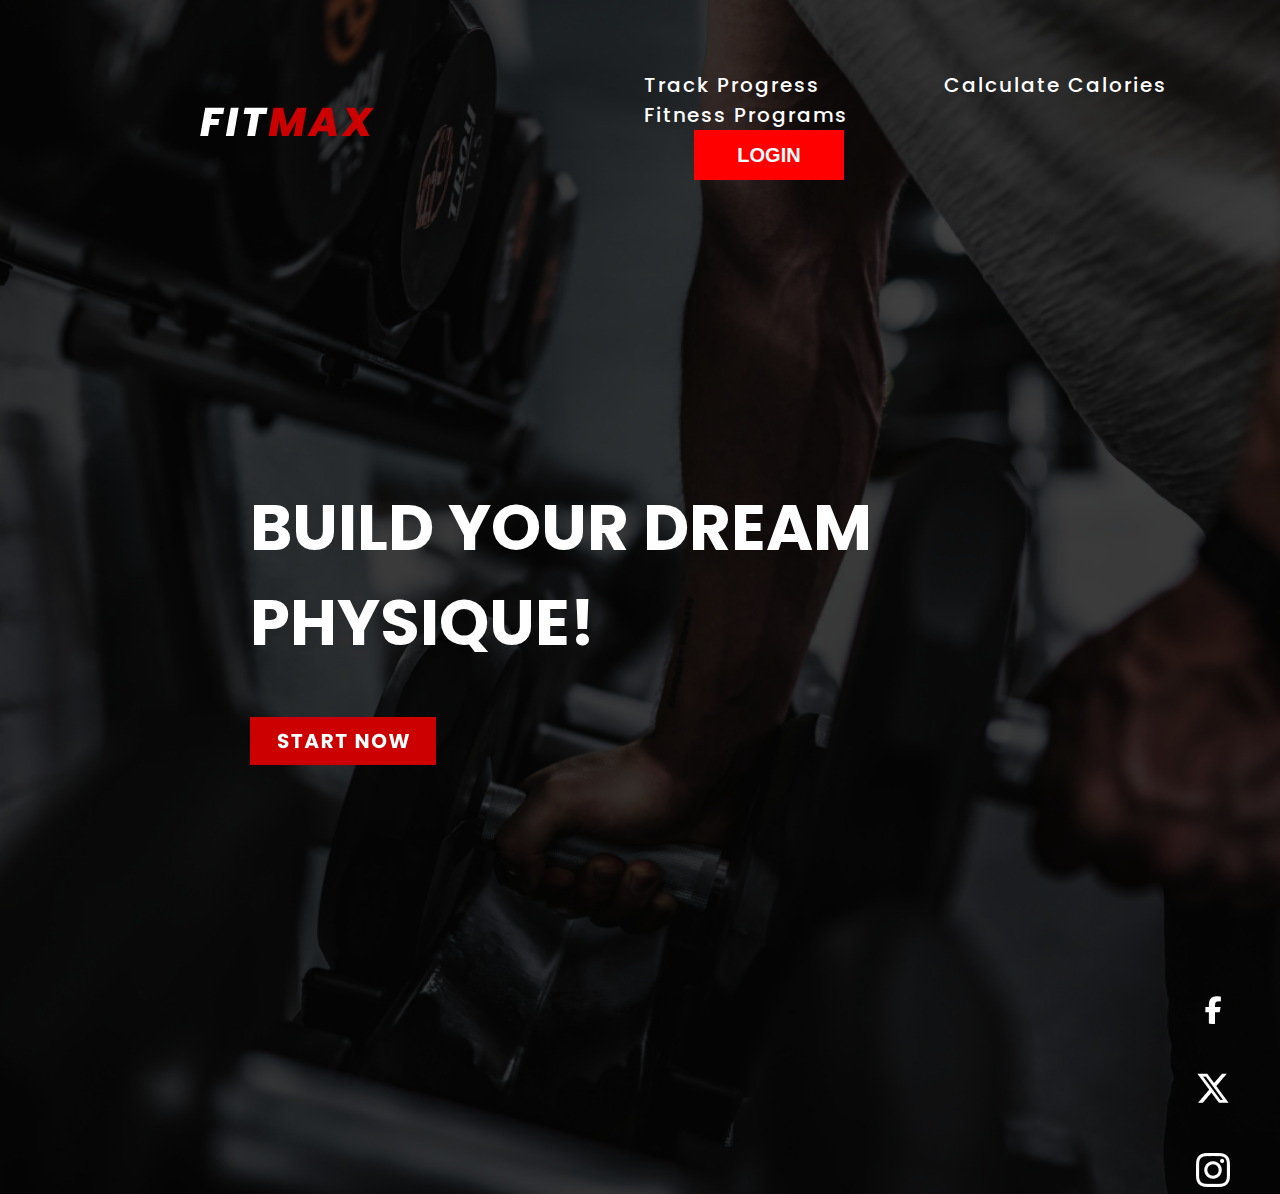
<file: index.html>
<!DOCTYPE html>
<html lang="en">
  <head>
    <meta charset="UTF-8" />
    <meta name="viewport" content="width=device-width, initial-scale=1.0" />
    <title>Fitmax</title>
    <link rel="stylesheet" href="index.css" />
    <link rel="preconnect" href="https://fonts.googleapis.com" />
    <link rel="preconnect" href="https://fonts.gstatic.com" crossorigin />
    <link
      href="https://fonts.googleapis.com/css2?family=Inter:wght@100..900&family=Poppins:ital,wght@0,100;0,200;0,300;0,400;0,500;0,600;0,700;0,800;0,900&display=swap"
      rel="stylesheet"
    />
  </head>
  <body>


    <div>
      <header class="header">
        <a href="index.html" class="Logo"><img src="./asset/fitmazx.png" alt="" /></a>

        <nav class="navbar">
          <a href="progress.html">Track Progress</a>
          <a href="Calculate.html">Calculate Calories</a>
          <a href="program2.html">Fitness Programs</a>
          <a href="Login.html"><button id="loginbutton">LOGIN</button></a>
          
        </nav>
      </header>
    </div>

    <div class="mid">
      <p id="text">BUILD YOUR DREAM <br/>PHYSIQUE!</p>
      <a href="SignUp.html" id="text"><img src="./asset/Group 30.png" alt="" /></a>
    </div>

    <div class="bot">
      <a href="https://id-id.facebook.com/login.php/"><img src="./asset/fb.png" alt="" /></a>
      <a href="https://twitter.com/i/flow/login"><img src="./asset/x.png" alt="" /></a>
      <a href="https://www.instagram.com/accounts/login/"><img src="./asset/ig.png" alt="" /></a>
    </div>
  </body>
</html>
</file>
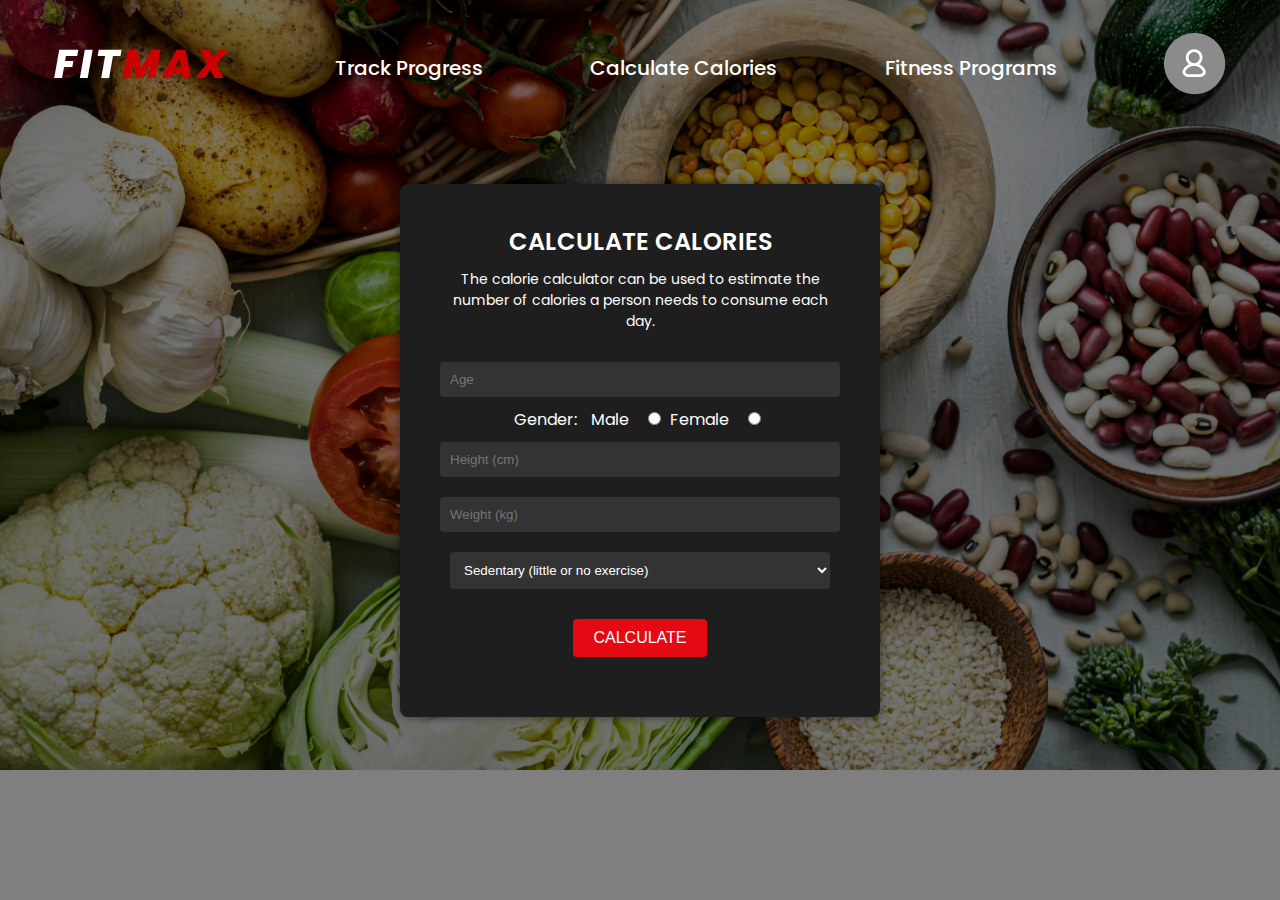
<file: Calculate.html>
<!DOCTYPE html>
<html lang="en">
  <head>
    <meta charset="UTF-8" />
    <meta name="viewport" content="width=device-width, initial-scale=1.0" />
    <title>Calculate Calories</title>
    <link rel="stylesheet" href="Calculate.css" />
    <link rel="preconnect" href="https://fonts.googleapis.com" />
    <link rel="preconnect" href="https://fonts.gstatic.com" crossorigin />
    <link
      href="https://fonts.googleapis.com/css2?family=Inter:wght@100..900&family=Poppins:ital,wght@0,100;0,200;0,300;0,400;0,500;0,600;0,700;0,800;0,900;1,100;1,200;1,300;1,400;1,500;1,600;1,700;1,800;1,900&display=swap"
      rel="stylesheet"
    />
  </head>

  <body>
    <div class="navbar">
      <a href="index.html" class="Logo"><img src="./asset/fitmazx.png" alt="Logo" /></a>
      <a class="navbar_text" href="progress.html">Track Progress</a>
      <a class="navbar_text" href="Calculate.html">Calculate Calories</a>
      <a class="navbar_text" href="program2.html">Fitness Programs</a>
      <a href="EditProfile.html"><img src="./asset/DefaultProf.png" alt="Profile" /></a>
    </div>

    <div class="form_container">
      <div class="container">
        <h1>CALCULATE CALORIES</h1>

        <p>The calorie calculator can be used to estimate the number of calories a person needs to consume each day.</p>

        <form id="calorieForm">
          <input type="number" id="age" name="age" placeholder="Age" required />

          <div>
            <label>Gender:</label>
            <label for="male">Male</label>
            <input type="radio" id="male" name="gender" value="male" />
            <label for="female">Female</label>
            <input type="radio" id="female" name="gender" value="female" />
          </div>

          <input type="number" id="height" name="height" placeholder="Height (cm)" required />
          <input type="number" id="weight" name="weight" placeholder="Weight (kg)" required />
          <select id="activity-rate" name="activity-rate" required>
            <option value="1.2">Sedentary (little or no exercise)</option>
            <option value="1.375">Lightly active (light exercise/sports 1-3 days/week)</option>
            <option value="1.55">Moderately active (moderate exercise/sports 3-5 days/week)</option>
            <option value="1.725">Very active (hard exercise/sports 6-7 days a week)</option>
            <option value="1.9">Super active (very hard exercise/sports & physical job or 2x training)</option>
          </select>
          <button type="submit">CALCULATE</button>
        </form>

        <p id="result"></p>
      </div>
    </div>
    <script src="Calculate.js"></script>
  </body>
</html>
</file>
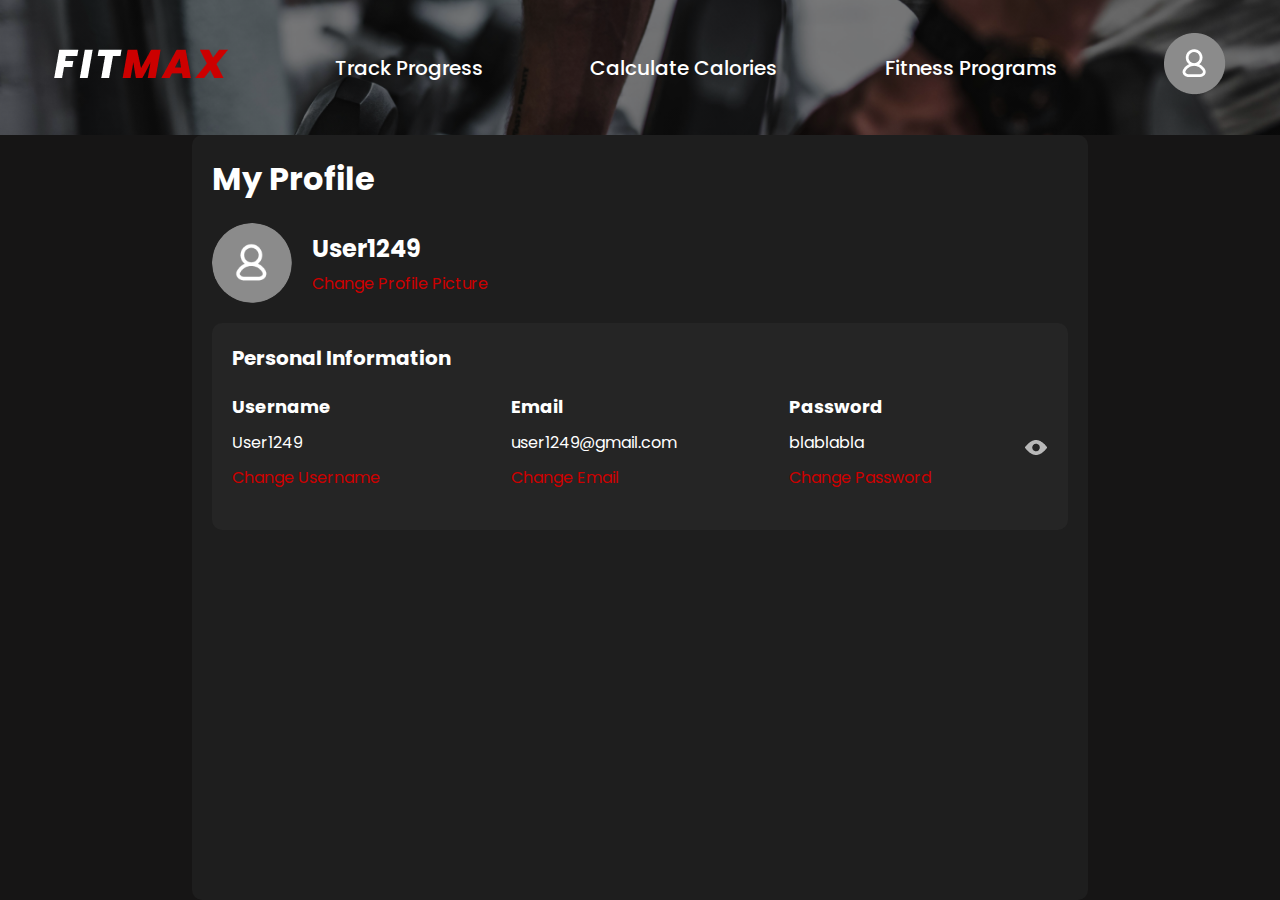
<file: EditProfile.html>
<!DOCTYPE html>
<html lang="en">
  <head>
    <meta charset="UTF-8" />
    <meta name="viewport" content="width=device-width, initial-scale=1.0" />
    <title>Edit Profile</title>
    <link rel="stylesheet" href="EditProfile.css" />
    <link rel="preconnect" href="https://fonts.googleapis.com" />
    <link rel="preconnect" href="https://fonts.gstatic.com" crossorigin />
    <link
      href="https://fonts.googleapis.com/css2?family=Inter:wght@100..900&family=Poppins:ital,wght@0,100;0,200;0,300;0,400;0,500;0,600;0,700;0,800;0,900&display=swap"
      rel="stylesheet"
    />
  </head>

  <body>
    <div class="navbar">
      <a href="index.html" class="Logo"><img src="./asset/fitmazx.png" alt="Logo" /></a>
      <a class="navbar_text" href="progress.html">Track Progress</a>
      <a class="navbar_text" href="Calculate.html">Calculate Calories</a>
      <a class="navbar_text" href="program2.html">Fitness Programs</a>
      <a href="EditProfile.html"><img src="./asset/DefaultProf.png" alt="Profile" /></a>
    </div>

    <div class="container">
      <div class="content">
        <h1>My Profile</h1>

        <div class="user">
          <img src="./asset/DefaultProfBIG.png" alt="Default Profile" />

          <div class="user_text">
            <h2 id="username-display">User1249</h2>
            <a href="#" onclick="showPopup('username')">Change Profile Picture</a>
          </div>
        </div>

        <div class="data_container">
          <h2 class="data_title">Personal Information</h2>

          <div class="data_row">
            <div class="name">
              <h3>Username</h3>
              <p id="username">User1249</p>
              <a href="#" onclick="showPopup('username')">Change Username</a>
            </div>

            <div class="email">
              <h3>Email</h3>
              <p id="email">user1249@gmail.com</p>
              <a href="#" onclick="showPopup('email')">Change Email</a>
            </div>

            <div class="password">
              <h3>Password</h3>

              <div class="pass">
                <p class="interactive-password" id="password">blablabla</p>
                <img src="./asset/Eye.png" alt="" />
              </div>

              <a href="#" onclick="showPopup('password')">Change Password</a>
            </div>
          </div>
        </div>
      </div>
    </div>

    <div id="popup" class="popup">
      <div class="popup-content">
        <span class="close" onclick="hidePopup()">&times;</span>
        <h2 id="popup-title"></h2>
        <input type="text" id="popup-input" />
        <button onclick="changeInfo()" class="darren">Change</button>
      </div>
    </div>

    <script src="EditProfile.js"></script>
  </body>
</html>
</file>
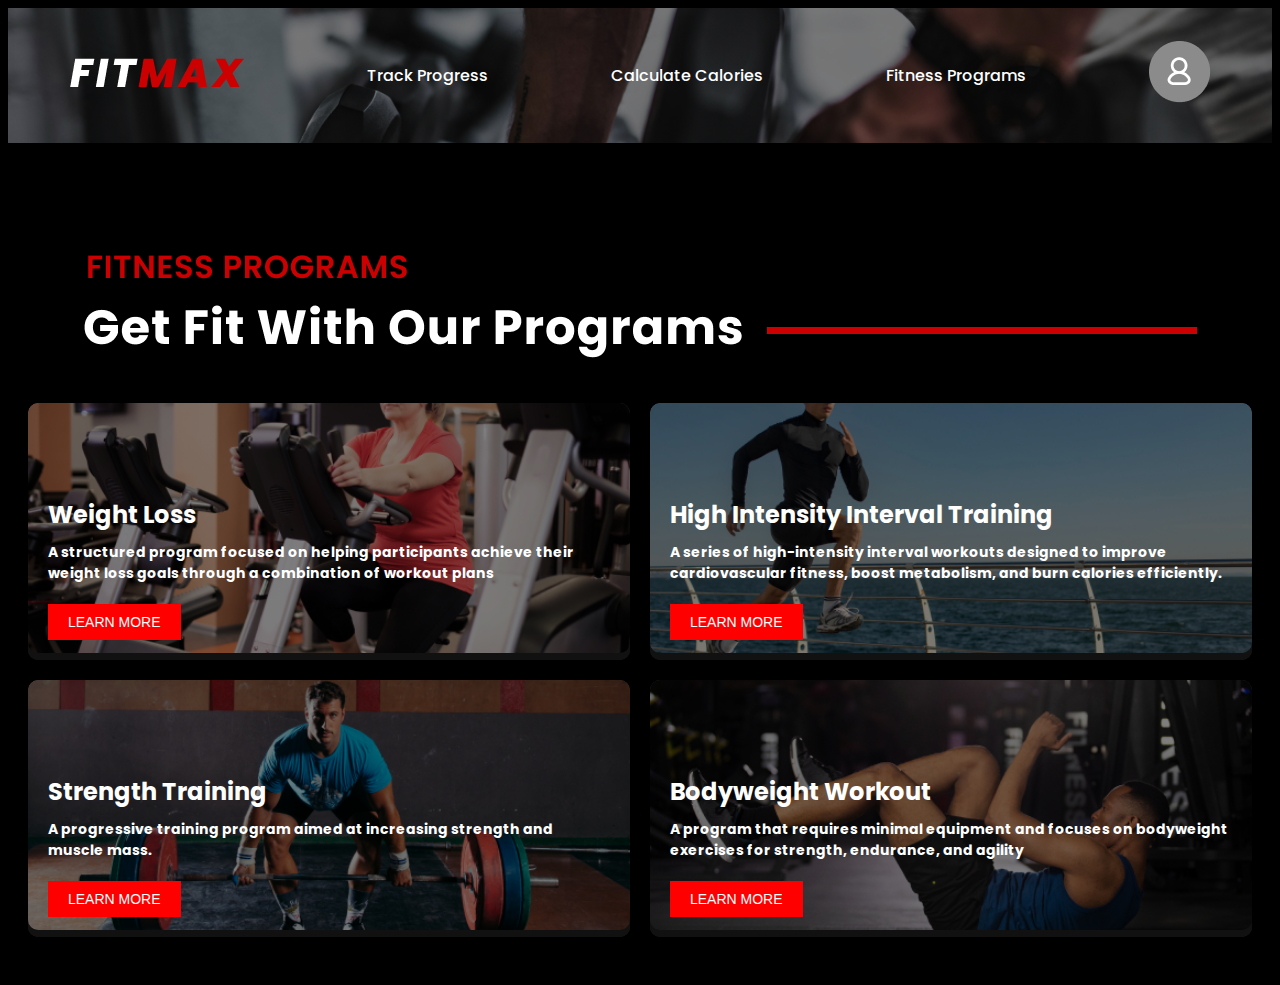
<file: program2.html>
<!DOCTYPE html>
<html lang="en">
  <head>
    <meta charset="UTF-8" />
    <meta name="viewport" content="width=device-width, initial-scale=1.0" />
    <link rel="stylesheet" href="program2.css" />
    <title>Programs</title>
    <link rel="preconnect" href="https://fonts.googleapis.com" />
    <link rel="preconnect" href="https://fonts.gstatic.com" crossorigin />
    <link
      href="https://fonts.googleapis.com/css2?family=Inter:wght@100..900&family=Poppins:ital,wght@0,100;0,200;0,300;0,400;0,500;0,600;0,700;0,800;0,900&display=swap"
      rel="stylesheet"
    />
  </head>
  <body>
    <div class="navbar">
      <a href="index.html" class="Logo"><img src="./asset/fitmazx.png" alt="Logo" /></a>
      <a class="navbar_text" href="progress.html">Track Progress</a>
      <a class="navbar_text" href="Calculate.html">Calculate Calories</a>
      <a class="navbar_text" href="program2.html">Fitness Programs</a>
      <a href="EditProfile.html"><img src="./asset/DefaultProf.png" alt="Profile" /></a>
    </div>
    <div class="mid">
      <img src="./asset/program/Group 47.png" alt="" />
    </div>
    <div class="content">
      <div class="card">
          <img src="./asset/Program1.png" alt="Weight Loss">
          <div class="card-content">
              <h2>Weight Loss</h2>
              <h3>A structured program focused on helping participants achieve their weight loss goals through a combination of workout plans</h3>
              <a href="WeightLoss.html"><button>LEARN MORE</button></a>
          </div>
      </div>

      <div class="card">
          <img src="./asset/Program2.png" alt="HIIT">
          <div class="card-content">
              <h2>High Intensity Interval Training</h2>
              <h3>A series of high-intensity interval workouts designed to improve cardiovascular fitness, boost metabolism, and burn calories efficiently.</h3>
              <a href="HighIntensity.html"><button>LEARN MORE</button></a>
          </div>
      </div>

      <div class="card">
          <img src="./asset/Program3.png" alt="Strength Training">
          <div class="card-content">
              <h2>Strength Training</h2>
              <h3>A progressive training program aimed at increasing strength and muscle mass.</h3>
              <a href="StrengthTraining.html"><button>LEARN MORE</button></a>
          </div>
      </div>

      <div class="card">
          <img src="./asset/Program4.png" alt="Bodyweight Workout">
          <div class="card-content">
              <h2>Bodyweight Workout</h2>
              <h3>A program that requires minimal equipment and focuses on bodyweight exercises for strength, endurance, and agility</h3>
              <a href="BodyweightWorkout.html"><button>LEARN MORE</button></a>
          </div>
      </div>
  </div>
  </body>
</html>
</file>
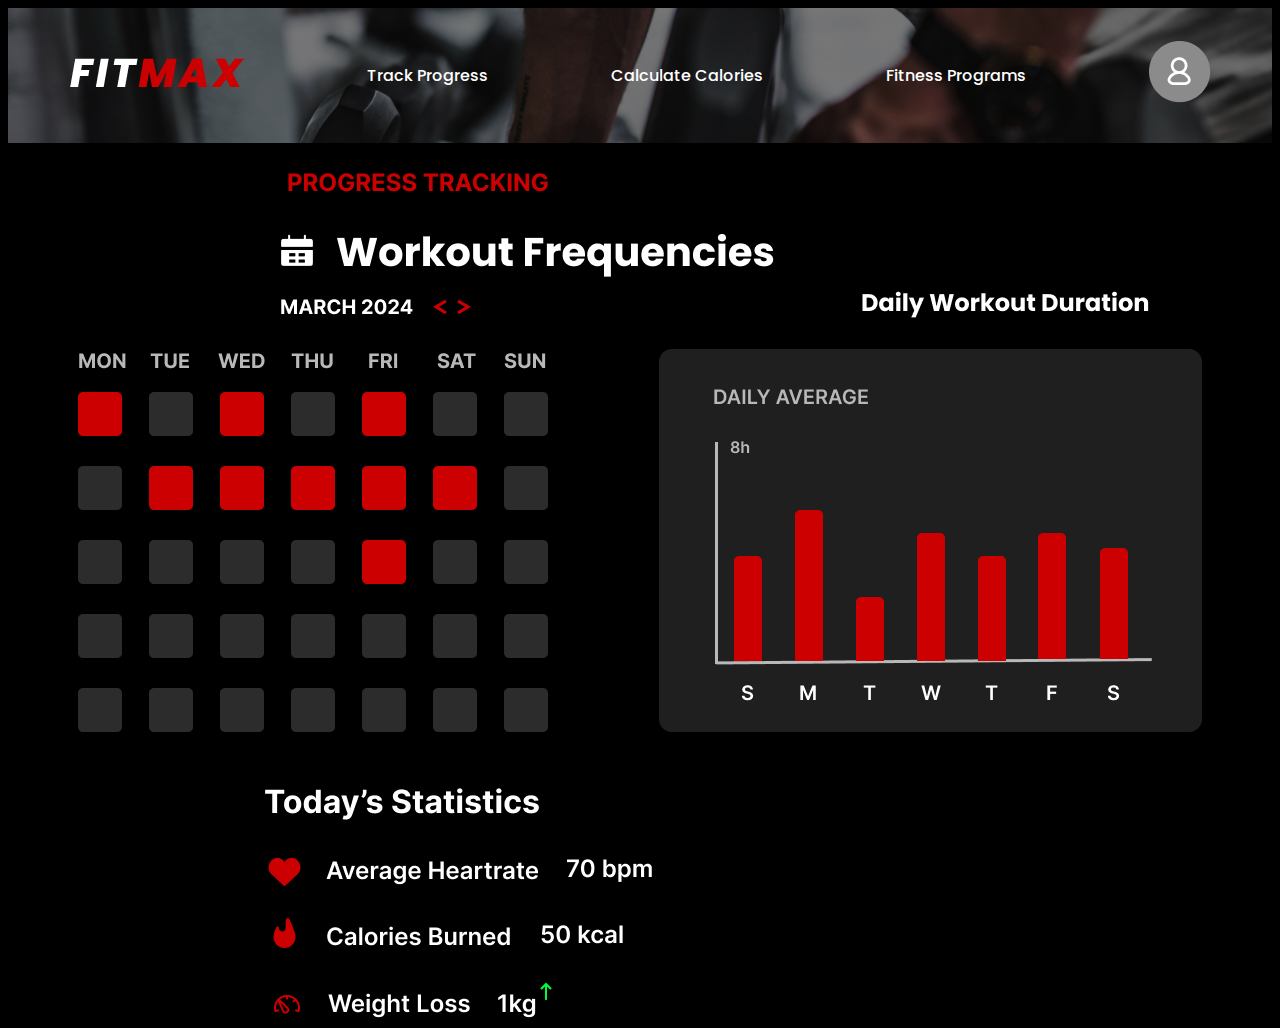
<file: progress.html>
<!DOCTYPE html>
<html lang="en">
  <head>
    <meta charset="UTF-8" />
    <meta name="viewport" content="width=device-width, initial-scale=1.0" />
    <title>Track Your Progress</title>
    <link rel="stylesheet" href="progress.css" />
    <link rel="preconnect" href="https://fonts.googleapis.com" />
    <link rel="preconnect" href="https://fonts.gstatic.com" crossorigin />
    <link
      href="https://fonts.googleapis.com/css2?family=Inter:wght@100..900&family=Poppins:ital,wght@0,100;0,200;0,300;0,400;0,500;0,600;0,700;0,800;0,900&display=swap"
      rel="stylesheet"
    />
  </head>
  <body>
    <div class="navbar">
      <a href="index.html" class="Logo"><img src="./asset/fitmazx.png" alt="Logo" /></a>
      <a class="navbar_text" href="progress.html">Track Progress</a>
      <a class="navbar_text" href="Calculate.html">Calculate Calories</a>
      <a class="navbar_text" href="program2.html">Fitness Programs</a>
      <a href="EditProfile.html"><img src="./asset/DefaultProf.png" alt="Profile" /></a>
    </div>
    <div class="header">
      <img src="./asset/header1.png" alt="" />
    </div>

    <div class="under">
      <img src="./asset/program/underheader.png" alt="" />
    </div>

    <div class="schedule">
      <img src="./asset/Group 53.png" alt="" />
    </div>

    <div class="stat">
      <img src="./asset/program/stats.png" alt="" />
    </div>
  </body>
</html>
</file>
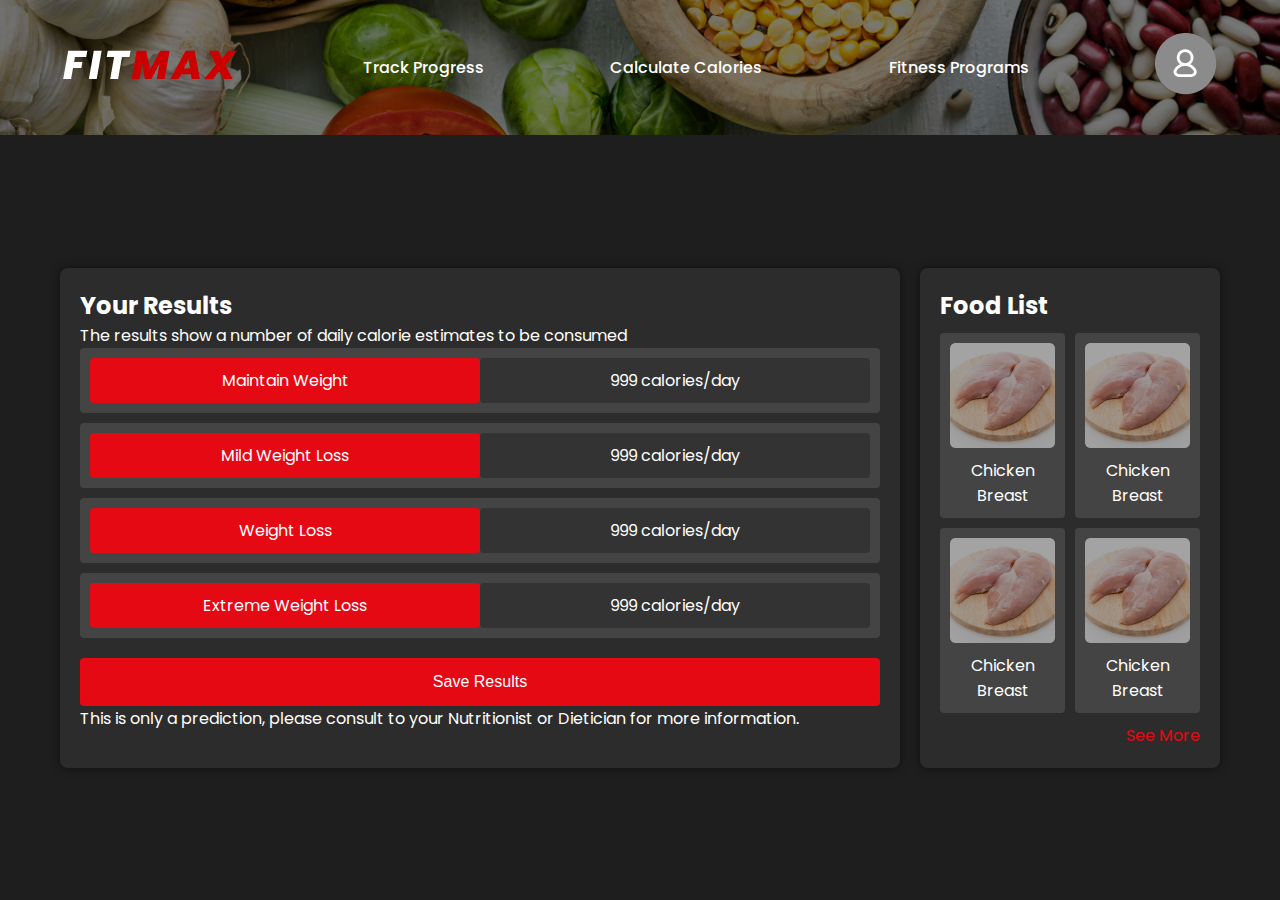
<file: Recipes.html>
<!DOCTYPE html>
<html lang="en">
<head>
    <meta charset="UTF-8" />
    <meta name="viewport" content="width=device-width, initial-scale=1.0" />
    <title>Calorie Results</title>
    <link rel="stylesheet" href="Recipes.css" />
    <link rel="preconnect" href="https://fonts.googleapis.com" />
    <link rel="preconnect" href="https://fonts.gstatic.com" crossorigin />
    <link href="https://fonts.googleapis.com/css2?family=Poppins:wght@400;600&display=swap" rel="stylesheet" />
</head>
<body>
    <div class="navbar">
        <a href="index.html" class="Logo"><img src="./asset/fitmazx.png" alt="Logo" /></a>
        <a class="navbar_text" href="progress.html">Track Progress</a>
        <a class="navbar_text" href="Calculate.html">Calculate Calories</a>
        <a class="navbar_text" href="program2.html">Fitness Programs</a>
        <a href="EditProfile.html"><img src="./asset/DefaultProf.png" alt="Profile" /></a>
      </div>

    <div class="container">
        <div class="results-container">
            <div class="your-results">
                <h2>Your Results</h2>
                <p>The results show a number of daily calorie estimates to be consumed</p>
                <div class="results-list">
                    <div class="result-item maintain">
                        <span class="result-label">Maintain Weight</span>
                        <span class="result-value">999 calories/day</span>
                    </div>
                    <div class="result-item mild-loss">
                        <span class="result-label">Mild Weight Loss</span>
                        <span class="result-value">999 calories/day</span>
                    </div>
                    <div class="result-item loss">
                        <span class="result-label">Weight Loss</span>
                        <span class="result-value">999 calories/day</span>
                    </div>
                    <div class="result-item extreme-loss">
                        <span class="result-label">Extreme Weight Loss</span>
                        <span class="result-value">999 calories/day</span>
                    </div>
                    <a href="Calculate.html"><button class="save-button">Save Results</button></a>
                    <p>This is only a prediction, please consult to your Nutritionist or Dietician for more information.</p>
                </div>
            </div>
            <div class="food-list">
                <h2>Food List</h2>
                <div class="food-items">
                    <div class="food-item">
                        <img src="./asset/ChickenBreast.png" alt="Chicken Breast" />
                        <span>Chicken Breast</span>
                    </div>
                    <div class="food-item">
                        <img src="./asset/ChickenBreast.png" alt="Chicken Breast" />
                        <span>Chicken Breast</span>
                    </div>
                    <div class="food-item">
                        <img src="./asset/ChickenBreast.png" alt="Chicken Breast" />
                        <span>Chicken Breast</span>
                    </div>
                    <div class="food-item">
                        <img src="./asset/ChickenBreast.png" alt="Chicken Breast" />
                        <span>Chicken Breast</span>
                    </div>
                </div>
                <a href="#" class="see-more">See More</a>
            </div>
        </div>
    </div>

</body>
<script src="Recipes.js"></script>
</html>
</file>
<file: index.css>
* {
  padding: 0;
  margin: 0;
  box-sizing: border-box;
}

@font-face {
  font-family: "Poppins";
  font-style: normal;
  font-weight: 400;
  src: url(https://fonts.gstatic.com/s/poppins/v15/pxiEyp8kv8JHgFVrLDz8Z1JlEkxQ3w.ttf)
    format("truetype");
}

body {
  background-image: url(./asset/bgoverlay.png);
  background-repeat: no-repeat;
  background-size: cover;
  font-family: "Poppins", sans-serif;
}
.overlay {
  position: absolute;
  top: 0;
  left: 0;
  width: 100%;
  height: 100%;
  background-color: rgba(0, 0, 0, 0.5);
}

.header {
  top: 0;
  left: 0;
  width: 100%;
  /* padding: 70px 200px; */
  padding-top: 70px;
  padding-left: 200px;
  display: flex;
  justify-content: left;
  align-items: center;
}

.navbar a {
  font-size: 20px;
  color: white;
  font-weight: 500;
  margin-left: 35px;
  text-decoration: none;
  letter-spacing: 2px;
  margin-left: 100px;
  margin-right: 20px;
}

.navbar {
  margin-left: 170px;
}

#loginbutton {
  width: 150px;
  height: 50px;
  background-color: red;
  box-shadow: none;
  color: white;
  border: none;
  font-size: 20px;
  font-weight: bold;
  margin-left: 50px;
  margin-right: 100px;
}

#text {
  font-size: 64px;
  color: white;
  font-weight: bold;
  margin-top: 300px;
  margin-left: 250px;
  margin-bottom: 25px;
}

.bot {
  /* background-color: red; */
  display: flex;
  justify-content: end;
  flex-direction: column;
  align-items: end;
  margin-top: 200px;
  padding-right: 50px;
  gap: 40px;
}
</file>
<file: Calculate.css>
a {
    color: #fff;
    text-decoration: none;
}

body {
    font-family: 'Poppins', sans-serif;
    background: linear-gradient(rgba(0, 0, 0, 0.5), rgba(0, 0, 0, 0.5)), 
                url('./asset/Calorie-RecipeBG.png') no-repeat center center;
    background-size: cover;
    height: 70vh;
    margin: 0;
}

.form_container {
    display: flex;
    justify-content: center;
    align-items: center;
    width: 100%;
    height: 100%;
}

.container {
    display: flex;
    flex-direction: column;
    text-align: center;
    background-color: #1e1e1e;
    padding: 40px;
    border-radius: 8px;
    box-shadow: 0 0 10px rgba(0, 0, 0, 0.5);
    width: 400px; 
    max-width: 90%; 
    color: #fff;
}

h1 {
    margin: 0 0 10px 0;
    font-weight: 600;
    font-size: 24px;
}

p {
    margin: 0 0 20px 0;
    font-size: 14px;
    line-height: 1.5;
}

input[type="text"], input[type="number"], select {
    width: calc(100% - 20px);
    padding: 10px;
    margin: 10px 0;
    border: none;
    border-radius: 4px;
    background-color: #333;
    color: #fff;
}

input[type="radio"] {
    margin: 0 5px;
}

label {
    margin-right: 10px;
    color: #fff;
}

.gender {
    display: flex;
    justify-content: center;
    align-items: center;
    margin: 10px 0;
}

button {
    background-color: #e50914;
    color: white;
    padding: 10px 20px;
    border: none;
    border-radius: 4px;
    cursor: pointer;
    font-size: 16px;
    margin-top: 20px;
}

button:hover {
    background-color: #bf0c12;
}

.navbar {
    top: 0;
    height: 15vh;
    width: 100%;
    z-index: 1;
    align-items: center;
    display: flex;
    justify-content: space-around;
    font-family: "Poppins", sans-serif;
    font-weight: 500;
    font-style: normal;
    font-size: 20px;
}
</file>
<file: EditProfile.css>
* {
  margin: 0;
  padding: 0;
  box-sizing: border-box;
  color: #ffff;
  font-family: "Poppins", sans-serif;
}

.navbar {
  background: linear-gradient(rgba(0, 0, 0, 0.5), rgba(0, 0, 0, 0.5)), url("./asset/EditProfileBG.png") no-repeat center center;
  background-size: cover;
  top: 0;
  height: 15vh;
  width: 100%;
  z-index: 1;
  align-items: center;
  display: flex;
  justify-content: space-around;
  font-family: "Poppins", sans-serif;
  font-weight: 500;
  font-style: normal;
  font-size: 20;
}

.navbar a {
  color: #ffff;
}

a {
  text-decoration: none;
  color: #c00;
}

.container {
  min-height: 85vh;
  min-width: 100vw;
  background-color: #161515;
}

.content {
  height: 85vh;
  width: 100vw;
  background-color: #161515;
}

.user {
  display: flex;
}

.data_container {
  display: flex;
  flex-direction: column;
}

.data_row {
  display: flex;
  justify-content: space-around;
  bottom: 0;
}

.pass {
  display: flex;
  justify-content: space-between;
}

* {
  margin: 0;
  padding: 0;
  box-sizing: border-box;
  color: #fff;
  font-family: "Poppins", sans-serif;
}

body {
  background-color: #161515;
}

.navbar {
  background: linear-gradient(rgba(0, 0, 0, 0.5), rgba(0, 0, 0, 0.5)), url("./asset/EditProfileBG.png") no-repeat center center;
  background-size: cover;
  height: 15vh;
  width: 100%;
  display: flex;
  align-items: center;
  justify-content: space-around;
  font-weight: 500;
  font-size: 20px;
}

.navbar a {
  color: #fff;
}

.container {
  min-height: 85vh;
  width: 100%;
  display: flex;
  justify-content: center;
  align-items: center;
  background-color: #161515;
}

.content {
  width: 70%;
  background-color: #1e1e1e;
  padding: 20px;
  border-radius: 10px;
}

h1,
h2 {
  margin-bottom: 20px;
}

.user {
  display: flex;
  align-items: center;
  margin-bottom: 20px;
}

.user img {
  width: 80px;
  height: 80px;
  border-radius: 50%;
  margin-right: 20px;
}

.user_text h2 {
  font-size: 24px;
  margin-bottom: 5px;
}

.user_text a {
  color: #c00;
}

.data_container {
  background-color: #252525;
  padding: 20px;
  border-radius: 10px;
}

.data_title {
  font-size: 20px;
  margin-bottom: 20px;
}

.data_row {
  display: flex;
  justify-content: space-between;
  gap: 20px;
}

.name,
.email,
.password {
  flex: 1;
  margin-bottom: 20px;
}

h3 {
  font-size: 18px;
  margin-bottom: 10px;
}

p {
  margin-bottom: 10px;
}

.pass {
  display: flex;
  align-items: center;
}

.pass p {
  margin-right: 10px;
}

a {
  color: #c00;
  text-decoration: none;
}

.popup {
  display: none;
  position: fixed;
  z-index: 1;
  left: 0;
  top: 0;
  width: 100%;
  height: 100%;
  overflow: auto;
  background-color: rgb(0, 0, 0);
  background-color: rgba(0, 0, 0, 0.4);
}

.popup-content {
  background-color: #161515;
  margin: 15% auto;
  padding: 20px;
  border: 1px solid #888;
  width: 80%;
  max-width: 400px;
  text-align: center;
  border-radius: 10px;
}

input {
  color: #000; 
}


.close {
  float: right;
  font-size: 28px;
  font-weight: bold;
}

.darren{
  color: #000000;
}

.close:hover,
.close:focus {
  color: black;
  text-decoration: none;
  cursor: pointer;
}
</file>
<file: program2.css>
body {
  background-color: black;
}

.navbar {
  background: linear-gradient(rgba(0, 0, 0, 0.5), rgba(0, 0, 0, 0.5)), url("./asset/EditProfileBG.png") no-repeat center center;
  background-size: cover;
  top: 0;
  height: 15vh;
  width: 100%;
  z-index: 1;
  align-items: center;
  display: flex;
  justify-content: space-around;
  font-family: "Poppins", sans-serif;
  font-weight: 500;
  font-style: normal;
  font-size: 20;
}

.navbar a {
  color: #ffff;
  text-decoration: none;
}

.mid {
  display: flex;
  flex-direction: row;
  align-items: center;
  /* background-color: red; */
  justify-content: center;
  padding-top: 100px;
}

.middle {
  display: flex;
  align-items: center;
  justify-content: center;
  /* background-color: red; */
  padding-top: 30px;
}

.middles {
  display: flex;
  align-items: center;
  justify-content: center;
  /* background-color: red; */
  padding-top: 20px;
  padding-right: 40px;
}

.content {
  display: grid;
  grid-template-columns: repeat(2, 1fr);
  gap: 20px;
  padding: 40px 20px;
  font-family: "Poppins";
}

.card {
  position: relative;
  overflow: hidden;
  background-color: #222;
  border-radius: 10px;
}

.card img {
  width: 100%;
  height: 250px; /* Adjusted height to match the image */
  object-fit: cover; /* Ensures the image covers the area without distortion */
  border-radius: 10px;
}

/* Added overlay using ::before pseudo-element */
.card::before {
  content: '';
  position: absolute;
  top: 0;
  left: 0;
  width: 100%;
  height: 100%;
  background-color: rgba(0, 0, 0, 0.5); /* Dark overlay */
  border-radius: 10px;
  z-index: 1; /* Ensure the overlay is on top of the image */
}

.card-content {
  position: absolute;
  bottom: 20px;
  left: 20px;
  right: 20px;
  color: #fff;
  text-align: left;
  z-index: 2; /* Ensure the text is on top of the overlay */
}

.card-content h2 {
  font-size: 24px;
  margin: 0 0 10px 0;
}

.card-content h3 {
  font-size: 14px;
  margin: 0 0 20px 0;
}

.card-content button {
  background-color: #f00;
  color: #fff;
  border: none;
  padding: 10px 20px;
  font-size: 14px;
  cursor: pointer;
}

.card-content button:hover {
  background-color: #d00;
}

@media (max-width: 768px) {
  .content {
      grid-template-columns: 1fr;
  }
}
</file>
<file: progress.css>
body {
  background-color: black;
  overflow-x: hidden;
}

.navbar {
  background: linear-gradient(rgba(0, 0, 0, 0.5), rgba(0, 0, 0, 0.5)), url("./asset/EditProfileBG.png") no-repeat center center;
  background-size: cover;
  top: 0;
  height: 15vh;
  width: 100%;
  z-index: 1;
  align-items: center;
  display: flex;
  justify-content: space-around;
  font-family: "Poppins", sans-serif;
  font-weight: 500;
  font-style: normal;
  font-size: 20;
}

.navbar a {
  color: #ffff;
  text-decoration: none;
}

.header {
  /* background-color: red; */
  display: flex;
  align-items: center;
  padding: 30px;
  text-align: left;
  padding-left: 280px;
}

.under {
  /* background-color: red; */
  display: flex;
  /* justify-content: center; */
  align-items: center;
  padding-left: 270px;
}

.schedule {
  /* background-color: blue; */
  display: flex;
  justify-content: center;
  align-items: center;
  padding-top: 30px;
}

.stat {
  /* background-color: red; */
  display: flex;
  /* justify-content: center; */
  align-items: center;
  padding-left: 250px;
  padding-top: 50px;
}
</file>
<file: Recipes.css>
* {
    margin: 0;
    padding: 0;
    box-sizing: border-box;
    color: #ffff;
  }

a {
    text-decoration: none;
}

.container {
    font-family: 'Poppins', sans-serif;
    background-color: #1e1e1e;
    color: #fff;
    margin: 0;
    padding: 0;
    display: flex;
    justify-content: center;
    align-items: center;
    height: 85vh;
}

.results-container {
    display: flex;
    justify-content: space-between;
    max-width: 1200px;
    width: 100%;
    padding: 20px;
    box-sizing: border-box;
}

.your-results, .food-list {
    background-color: #2c2c2c;
    padding: 20px;
    border-radius: 8px;
    box-shadow: 0 0 10px rgba(0, 0, 0, 0.5);
}

.your-results {
    flex: 1;
    margin-right: 20px;
}

.your-results h2, .food-list h2 {
    margin-top: 0;
}

.results-list .result-item {
    display: flex;
    justify-content: space-between;
    align-items: center;
    background-color: #444;
    margin-bottom: 10px;
    padding: 10px;
    border-radius: 4px;
}

.result-item .result-label {
    background-color: #e50914;
    padding: 10px;
    border-radius: 4px;
    flex: 1;
    text-align: center;
}

.result-item .result-value {
    background-color: #333;
    padding: 10px;
    border-radius: 4px;
    flex: 1;
    text-align: center;
}

.save-button {
    background-color: #e50914;
    color: #fff;
    border: none;
    padding: 15px;
    border-radius: 4px;
    cursor: pointer;
    width: 100%;
    font-size: 16px;
    margin-top: 10px;
}

.food-list {
    width: 300px;
}

.food-items {
    display: grid;
    grid-template-columns: repeat(2, 1fr);
    gap: 10px;
    margin-top: 10px;
}

.food-item {
    display: flex;
    flex-direction: column;
    align-items: center;
    background-color: #444;
    padding: 10px;
    border-radius: 4px;
}

.food-item img {
    width: 100%;
    border-radius: 4px;
}

.food-item span {
    margin-top: 10px;
    text-align: center;
}

.see-more {
    color: #e50914;
    text-align: right;
    display: block;
    margin-top: 10px;
}

.navbar {
    background: linear-gradient(rgba(0, 0, 0, 0.5), rgba(0, 0, 0, 0.5)), 
                url('./asset/Calorie-RecipeBG.png') no-repeat center center;
    background-size: cover;
    top: 0;
    height: 15vh;
    width: 100%;
    z-index: 1;
    align-items: center;
    display: flex;
    justify-content: space-around;
    font-family: "Poppins", sans-serif;
    font-weight: 500;
    font-style: normal;
    font-size: 20;
}
</file>
